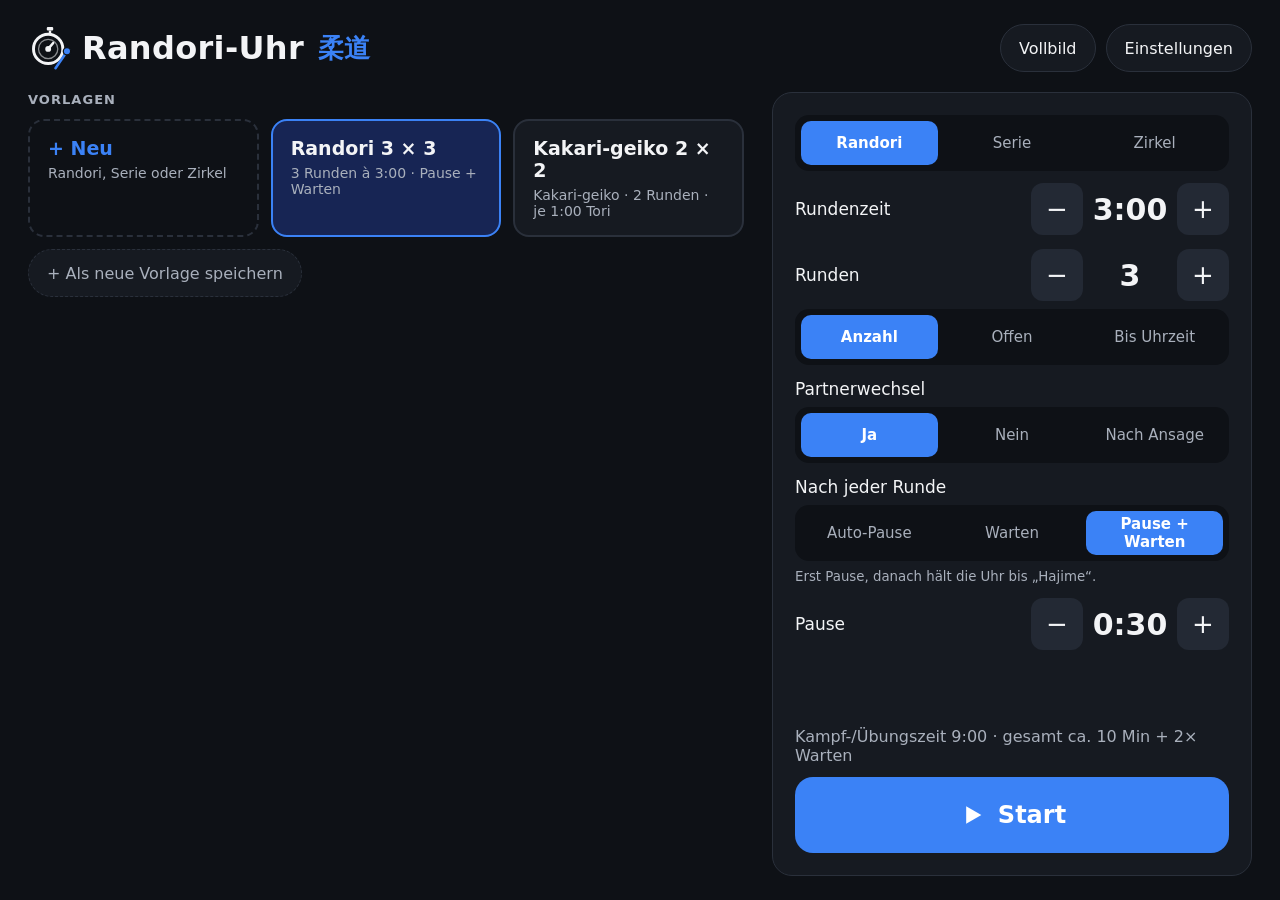
<file: index.html>
<!doctype html>
<html lang="de">
<head>
<meta charset="utf-8">
<meta name="viewport" content="width=device-width, initial-scale=1, viewport-fit=cover">
<meta name="theme-color" content="#0E1116">
<meta http-equiv="Content-Security-Policy" content="default-src 'self'; script-src 'self'; style-src 'self' 'unsafe-inline'; img-src 'self' data: blob:; media-src 'self' blob:; connect-src 'self'; manifest-src 'self'; worker-src 'self'; object-src 'none'; base-uri 'self'; form-action 'self'">
<title>Randori-Uhr</title>
<link rel="manifest" href="manifest.webmanifest">
<link rel="icon" href="icons/icon.svg" type="image/svg+xml">
<link rel="apple-touch-icon" href="icons/icon-192.png">
<link rel="stylesheet" href="style.css">
</head>
<body class="on-setup">
<button id="updateBar" class="update-bar" type="button" hidden>Neue Version verfügbar – tippen zum Laden</button>

<!-- Einstellungen der Übung -->
<div id="setup" class="screen">
  <header class="bar">
    <h1>
      <svg class="logo" viewBox="0 0 48 48" aria-hidden="true">
        <rect x="20.5" y="1" width="7" height="4" rx="1.2" fill="currentColor"/>
        <path d="M24 5 V8" stroke="currentColor" stroke-width="2.6"/>
        <circle cx="22" cy="25" r="16" fill="none" stroke="currentColor" stroke-width="3.2"/>
        <circle cx="22" cy="25" r="10.5" fill="none" stroke="currentColor" stroke-width="1.4" opacity=".55"/>
        <circle cx="22" cy="25" r="3.2" fill="currentColor"/>
        <path d="M22 25 L27.5 18.5" stroke="currentColor" stroke-width="2.8" stroke-linecap="round"/>
        <path d="M30 46 L41 30" stroke="var(--accent)" stroke-width="2.8" stroke-linecap="round"/>
        <circle cx="42.5" cy="27.5" r="4" fill="var(--accent)" stroke="var(--bg)" stroke-width="1.4"/>
      </svg>
      Randori-Uhr <span class="title-jp" lang="ja">柔道</span>
    </h1>
    <span class="bar-btns">
      <span id="remoteState" class="remote-state" role="img" hidden>
        <svg viewBox="0 0 24 24" aria-hidden="true"><rect x="7" y="2.5" width="10" height="19" rx="3" fill="none" stroke="currentColor" stroke-width="2"/><circle cx="12" cy="8" r="2.2" fill="currentColor"/><path d="M10 14h4M10 17h4" stroke="currentColor" stroke-width="1.8" stroke-linecap="round"/></svg>
      </span>
      <button id="btnFullscreen" class="chip" type="button">Vollbild</button>
      <button id="btnSettings" class="chip" type="button" aria-label="Einstellungen"><svg class="chip-ico" viewBox="0 0 24 24" aria-hidden="true"><path d="M4 6h16M4 12h16M4 18h16" stroke="currentColor" stroke-width="2" stroke-linecap="round"/><circle cx="9" cy="6" r="2.4" fill="var(--panel)" stroke="currentColor" stroke-width="2"/><circle cx="15" cy="12" r="2.4" fill="var(--panel)" stroke="currentColor" stroke-width="2"/><circle cx="8" cy="18" r="2.4" fill="var(--panel)" stroke="currentColor" stroke-width="2"/></svg><span class="chip-txt">Einstellungen</span></button>
    </span>
  </header>
  <div class="setup-grid">
    <section class="col">
      <h2 class="label">Vorlagen</h2>
      <div id="presetList" class="preset-list"></div>
      <div class="preset-actions">
        <button id="btnUpdatePreset" class="chip primary-chip" type="button" hidden>Änderungen speichern</button>
        <button id="btnSavePreset" class="chip dashed" type="button">+ Als neue Vorlage speichern</button>
      </div>
      <form id="presetForm" class="preset-form" hidden>
        <input id="presetName" maxlength="40" aria-label="Name der Vorlage" autocomplete="off">
        <button class="chip primary-chip" type="submit">Speichern</button>
        <button id="presetCancel" class="chip" type="button">Abbrechen</button>
      </form>
    </section>
    <section class="panel">
      <div class="panel-scroll">
      <div class="seg" role="radiogroup" aria-label="Modus">
        <button type="button" role="radio" data-mode="randori">Randori</button>
        <button type="button" role="radio" data-mode="ablauf">Serie</button>
        <button type="button" role="radio" data-mode="zirkel">Zirkel</button>
      </div>
      <div id="fields" class="fields"></div>
      </div>
      <p id="summary" class="muted"></p>
      <button id="btnStart" class="primary big" type="button">
        <svg viewBox="0 0 24 24" aria-hidden="true"><path d="M7 4.5v15l13-7.5z" fill="currentColor"/></svg>
        Start
      </button>
    </section>
  </div>
</div>

<!-- App-Einstellungen -->
<div id="settings" class="screen" hidden>
  <header class="bar">
    <h1>Einstellungen</h1>
    <button id="btnSettingsBack" class="chip" type="button">Fertig</button>
  </header>
  <div class="settings-list">
    <div class="row">
      <span>Farbschema</span>
      <span id="setTheme" class="seg sound-seg" role="radiogroup" aria-label="Farbschema"></span>
    </div>
    <label class="row">
      <span>Lautstärke</span>
      <input id="setVolume" type="range" min="0" max="1" step="0.05">
    </label>
    <div class="row">
      <span>Signalton<small>für Start und Ende einer Runde · Antippen spielt ihn ab</small></span>
      <span class="btns sound-col">
        <span id="setSignal" class="seg sound-seg" role="radiogroup" aria-label="Signalton"></span>
        <span id="setSignalCount" class="seg sound-seg" role="radiogroup" aria-label="Wie oft"></span>
      </span>
    </div>
    <div class="row">
      <span>Vorwarnung vor Rundenende<small>Antippen spielt den Klang ab</small></span>
      <span class="btns sound-col">
        <span id="setWarnType" class="seg sound-seg" role="radiogroup" aria-label="Klang der Vorwarnung"></span>
        <span id="setWarn" class="seg sound-seg" role="radiogroup" aria-label="Zeitpunkt der Vorwarnung"></span>
      </span>
    </div>
    <div class="row">
      <span>Wechselsignal<small>Rollenwechsel und Wechsel im wechselseitigen Üben</small></span>
      <button class="chip" type="button" data-sound="swap">Anhören</button>
    </div>
    <div class="row">
      <span>Vorlauf vor der ersten Runde</span>
      <span id="setLead" class="seg sound-seg" role="radiogroup" aria-label="Vorlauf vor der ersten Runde"></span>
    </div>
    <label class="row">
      <span>Medientasten (Play/Pause) für Handsender<small>spielt dafür im Training einen stummen Ton</small></span>
      <input id="setMedia" type="checkbox">
    </label>
    <div class="row">
      <span>Handsender testen<small>Taste drücken – hier erscheint, was ankommt</small></span>
      <b id="keyTest" class="keytest">–</b>
    </div>
    <div class="row">
      <span>Als App installieren<small id="installHint">prüfe …</small></span>
      <button id="btnInstall" class="chip primary-chip" type="button" hidden>App installieren</button>
    </div>
    <div class="row diag">
      <span>Diagnose<small>Bei Problemen mit der Installation bitte abfotografieren</small></span>
      <button id="btnDiag" class="chip" type="button">Prüfen</button>
      <pre id="diagOut" class="diag-out" hidden></pre>
    </div>
    <div class="row backup">
      <span>Vorlagen sichern und teilen<small>Eigene Vorlagen als Datei speichern, auf ein anderes Gerät übertragen oder an Kollegen weitergeben</small></span>
      <span class="btns">
        <label class="chk"><input id="expSettings" type="checkbox"> mit Einstellungen</label>
        <button id="btnExport" class="chip" type="button">Exportieren</button>
        <button id="btnShare" class="chip" type="button" hidden>Teilen</button>
        <button id="btnImport" class="chip" type="button">Importieren</button>
        <input id="importFile" type="file" accept=".json,application/json" hidden>
      </span>
      <p id="backupMsg" class="backup-msg" role="status" hidden></p>
      <div id="importBox" class="import-box" hidden>
        <p id="importSummary"></p>
        <label id="impSettingsRow" class="chk"><input id="impSettings" type="checkbox"> Einstellungen aus der Datei übernehmen (Farbschema, Töne …)</label>
        <span class="btns">
          <button id="impAdd" class="chip primary-chip" type="button">Hinzufügen</button>
          <button id="impReplace" class="chip" type="button">Eigene Vorlagen ersetzen</button>
          <button id="impCancel" class="chip" type="button">Abbrechen</button>
        </span>
      </div>
    </div>
    <div class="row about">
      <span>Randori-Uhr<small>Trainingsuhr für Randori, Übungsformen und Zirkel · von Andreas Lühning</small>
        <small>Läuft offline. Alle Vorlagen und Einstellungen bleiben auf diesem Gerät – es werden keine Daten gesendet.</small></span>
      <b class="about-version">Version <span id="appVersion"></span></b>
    </div>
  </div>
</div>

<!-- Auswahl „+ Neu“ -->
<div id="newDialog" class="dialog" hidden>
  <div class="dialog-box" role="dialog" aria-modal="true" aria-labelledby="newTitle">
    <h2 id="newTitle">Was möchtest du neu anlegen?</h2>
    <button type="button" class="new-option" data-newmode="randori"><b>Randori</b><span>Freies Üben in Runden mit fester Zeit, danach Partnerwechsel</span></button>
    <button type="button" class="new-option" data-newmode="ablauf"><b>Serie</b><span>Übungen hintereinander mit Tori/Uke-Wechsel, z. B. nur Kakari-geiko oder erst Uchi-komi, dann Ne-waza</span></button>
    <button type="button" class="new-option" data-newmode="zirkel"><b>Zirkel</b><span>Stationstraining: Belastung und Pause im Wechsel, z. B. 40 s / 20 s</span></button>
    <button id="newCancel" type="button" class="chip">Abbrechen</button>
  </div>
</div>

<!-- Serie bearbeiten -->
<div id="editor" class="screen" hidden>
  <header class="bar">
    <h1 id="edTitle">Serie bearbeiten</h1>
    <span class="bar-btns">
      <button id="edCancel" class="chip" type="button">Abbrechen</button>
      <button id="edDone" class="chip primary-chip" type="button">Fertig</button>
    </span>
  </header>
  <div class="ed-grid">
    <section class="ed-col">
      <label class="label" for="edName">Name</label>
      <input id="edName" class="ed-name" maxlength="40" autocomplete="off" placeholder="z. B. Uchi-komi + Ne-waza">
      <span class="label">Tori/Uke wechseln</span>
      <div id="edRoles" class="seg" role="radiogroup" aria-label="Tori und Uke"></div>
      <div class="ed-preview">
        <small id="edRolesHint"></small>
        <small class="muted">So läuft eine Runde:</small>
        <div id="edPreview" class="ed-pills"></div>
      </div>
      <div id="edTimes" class="fields"></div>
    </section>
    <section class="ed-col">
      <span class="label">Ablauf</span>
      <p id="edEmpty" class="muted ed-empty" hidden>Der Ablauf ist noch leer – unten Formen und Inhalte antippen oder einen eigenen Namen eingeben.</p>
      <div id="edSections" class="fields"></div>
      <div id="edGapWrap"><span class="label">Pausen</span><div id="edGap" class="fields"></div></div>
      <span class="label">Formen und Inhalte</span>
      <div id="edAdd" class="ed-pills"></div>
      <form id="edCustom" class="preset-form">
        <input id="edCustomName" maxlength="24" placeholder="Eigener Name" aria-label="Eigener Name für einen Abschnitt" autocomplete="off">
        <button class="chip primary-chip" type="submit">+ Hinzufügen</button>
      </form>
    </section>
  </div>
</div>

<!-- Laufende Uhr -->
<div id="run" class="screen" hidden>
  <div class="run-top">
    <span id="runMode" class="run-title"></span>
    <span id="runRound" class="run-title"></span>
  </div>
  <div id="progress" class="progress"></div>
  <div id="strip" class="strip" hidden></div>
  <div id="roles" class="roles" hidden>
    <div id="roleA" class="role"><small></small><b>Partner A</b></div>
    <div id="roleB" class="role"><small></small><b>Partner B</b></div>
  </div>
  <div class="run-center">
    <div id="phaseLabel" class="phase-label"></div>
    <div id="time" class="time"></div>
    <div id="subInfo" class="sub-info" hidden></div>
    <div id="doneBox" class="done-box" hidden>
      <span class="done-title">Sore-made</span>
      <span class="done-jp" lang="ja">それまで</span>
    </div>
    <div id="waitBox" class="wait-box" hidden>
      <h2 id="waitTitle">Neue Partner suchen</h2>
      <p id="waitHint" class="wait-hint">Haben alle einen Partner? Dann hier tippen:</p>
      <button id="btnLos" class="los-big" type="button">
        <span class="los-word">Hajime</span>
        <span class="los-jp" aria-hidden="true"><span class="los-line"></span><span lang="ja">始め</span><span class="los-line"></span></span>
      </button>
      <p id="waitSince" class="muted"></p>
    </div>
  </div>
  <div class="run-bottom">
    <div class="next">
      <small>Danach</small>
      <span id="nextInfo"></span>
    </div>
    <div class="controls">
      <button id="btnStop" class="ctl" type="button" aria-label="Training beenden (gedrückt halten)">
        <svg viewBox="0 0 24 24" aria-hidden="true"><path d="M6 6l12 12M18 6L6 18" stroke="currentColor" stroke-width="2.2" stroke-linecap="round" fill="none"/></svg>
      </button>
      <button id="btnPlus" class="ctl" type="button">+30 s</button>
      <button id="btnSkip" class="ctl" type="button" aria-label="Phase überspringen">
        <svg viewBox="0 0 24 24" aria-hidden="true"><path d="M5 5l10 7-10 7z" stroke="currentColor" stroke-width="2" stroke-linejoin="round" fill="none"/><path d="M19 5v14" stroke="currentColor" stroke-width="2" stroke-linecap="round"/></svg>
      </button>
      <button id="btnMain" class="main" type="button">Mate</button>
    </div>
  </div>
</div>

<script src="app.js"></script>
</body>
</html>
</file>
<file: style.css>
:root {
  --bg: #0E1116;
  --panel: #161A21;
  --panel-2: #232934;
  --line: #2A303B;
  --text: #F3F4F6;
  --muted: #A9B0BC;
  --accent: #3B82F6;
  --accent-text: #FFFFFF;
  --accent-soft: #172554;
  --los-bg: #1D4ED8;
  --los-text: #FFFFFF;
  --swap-bg: #F59E0B;
  --swap-text: #1C1205;
  --swap-soft: #B45309;

  --work-bg: #0B1530;
  --work-text: #FFFFFF;
  --work-soft: #1E3A8A;
  --pause-bg: #F59E0B;
  --pause-text: #1C1205;
  --pause-soft: #B45309;
  --wait-bg: #EEF0F3;
  --wait-text: #111318;
  --wait-soft: #D5D9E0;
  --done-bg: #14532D;
  --done-text: #FFFFFF;
}

* { box-sizing: border-box; }
html, body { margin: 0; height: 100%; }
body {
  background: var(--bg);
  color: var(--text);
  font-family: system-ui, -apple-system, "Segoe UI", Roboto, sans-serif;
  -webkit-tap-highlight-color: transparent;
  user-select: none;
  overflow: hidden;
}
[hidden] { display: none !important; }
button, select, input { font: inherit; color: inherit; }
button { cursor: pointer; }
svg { width: 28px; height: 28px; }

.screen {
  height: 100dvh;
  padding: max(24px, env(safe-area-inset-top)) max(28px, env(safe-area-inset-right)) max(24px, env(safe-area-inset-bottom)) max(28px, env(safe-area-inset-left));
  display: flex;
  flex-direction: column;
  gap: 20px;
}

/* ---------- Setup ---------- */
.bar { display: flex; align-items: center; justify-content: space-between; gap: 16px; }
.bar h1 { margin: 0; font-size: 32px; font-weight: 800; letter-spacing: 0.01em; }
.label { margin: 0; font-size: 13px; font-weight: 700; letter-spacing: 0.08em; text-transform: uppercase; color: var(--muted); }
.muted { color: var(--muted); margin: 0; }

.setup-grid { flex: 1; min-height: 0; display: flex; gap: 28px; }
.col { flex: 1 1 0; min-width: 0; display: flex; flex-direction: column; gap: 12px; overflow-y: auto; }
.panel {
  width: min(480px, 50%); flex: none;
  background: var(--panel); border: 1px solid var(--line); border-radius: 20px;
  padding: 22px; display: flex; flex-direction: column; gap: 16px; overflow-y: auto;
}
.spacer { flex: 1; }

.preset-list { display: grid; grid-template-columns: repeat(auto-fill, minmax(200px, 1fr)); gap: 12px; }
.preset {
  position: relative; text-align: left;
  background: var(--panel); border: 2px solid var(--line); border-radius: 16px;
  padding: 16px 18px; min-height: 92px; display: flex; flex-direction: column; gap: 6px;
}
.preset b { font-size: 19px; }
.preset span { font-size: 14px; color: var(--muted); }
.preset[aria-pressed="true"] { border-color: var(--accent); background: var(--accent-soft); }
.preset .del {
  position: absolute; top: 6px; right: 6px; width: 36px; height: 36px; border-radius: 10px;
  border: 0; background: transparent; color: var(--muted); font-size: 20px;
}

.chip {
  min-height: 48px; padding: 0 18px; border-radius: 24px;
  background: var(--panel); border: 1px solid var(--line); font-size: 16px;
}
.chip.dashed { border-style: dashed; color: var(--muted); align-self: flex-start; }

.seg { display: grid; grid-auto-flow: column; grid-auto-columns: 1fr; gap: 6px; background: var(--bg); padding: 6px; border-radius: 14px; }
.seg button { border: 0; background: transparent; border-radius: 10px; min-height: 48px; font-size: 15px; color: var(--muted); padding: 0 6px; }
.seg button[aria-checked="true"] { background: var(--accent); color: var(--accent-text); font-weight: 700; }

.fields { display: flex; flex-direction: column; gap: 14px; }
.field { display: flex; align-items: center; justify-content: space-between; gap: 12px; }
.field .lbl { display: flex; flex-direction: column; gap: 2px; font-size: 17px; }
.field .lbl small { font-size: 13px; color: var(--muted); }
.stepper { display: flex; align-items: center; gap: 8px; }
.stepper button { width: 52px; height: 52px; border-radius: 12px; border: 0; background: var(--panel-2); font-size: 26px; }
.stepper output { min-width: 78px; text-align: center; font-size: 30px; font-weight: 800; font-variant-numeric: tabular-nums; }
.field-col { display: flex; flex-direction: column; gap: 8px; }
.field-col .lbl { font-size: 17px; }

.primary {
  border: 0; background: var(--accent); color: var(--accent-text); border-radius: 18px;
  display: flex; align-items: center; justify-content: center; gap: 12px; font-weight: 800;
}
.primary.big { min-height: 76px; font-size: 24px; }

/* ---------- Einstellungen ---------- */
.settings-list { max-width: 820px; width: 100%; margin: 0 auto; display: flex; flex-direction: column; gap: 10px; overflow-y: auto; }
.row {
  display: flex; align-items: center; justify-content: space-between; gap: 16px; flex-wrap: wrap;
  background: var(--panel); border: 1px solid var(--line); border-radius: 14px; padding: 14px 18px; min-height: 64px;
}
.row > span:first-child { display: flex; flex-direction: column; gap: 2px; font-size: 17px; }
.row small { font-size: 13px; color: var(--muted); }
.row .btns { display: flex; gap: 8px; flex-wrap: wrap; }
.row select { min-height: 44px; border-radius: 10px; background: var(--panel-2); border: 1px solid var(--line); padding: 0 12px; }
.row input[type="range"] { width: min(320px, 100%); accent-color: var(--accent); }
.row input[type="checkbox"] { width: 28px; height: 28px; accent-color: var(--accent); }
.keytest { font-family: ui-monospace, monospace; font-size: 18px; color: var(--pause-bg); }

/* ---------- Laufende Uhr ---------- */
#run { gap: 14px; background: var(--work-bg); color: var(--work-text); --soft: var(--work-soft); transition: background-color .25s; }
body.phase-pause #run { background: var(--pause-bg); color: var(--pause-text); --soft: var(--pause-soft); }
body.phase-swap #run { background: var(--swap-bg); color: var(--swap-text); --soft: var(--swap-soft); }
body.phase-wait #run { background: var(--wait-bg); color: var(--wait-text); --soft: var(--wait-soft); }
body.phase-prep #run { background: var(--bg); color: var(--text); --soft: var(--line); }
body.phase-done #run { background: var(--done-bg); color: var(--done-text); --soft: var(--done-soft, #166534); }

.run-top { display: flex; justify-content: space-between; gap: 16px; }
.run-title { font-size: clamp(22px, 3.4vw, 34px); font-weight: 800; letter-spacing: 0.06em; text-transform: uppercase; }

.progress { display: flex; gap: 8px; }
.progress div { flex: 1; height: 10px; border-radius: 5px; background: var(--soft); overflow: hidden; }
.progress div i { display: block; height: 100%; width: 0; background: currentColor; }

.roles { display: grid; grid-template-columns: 1fr 1fr; gap: 14px; }
.role { border-radius: 18px; padding: 14px 22px; border: 2px solid var(--soft); display: flex; flex-direction: column; gap: 2px; }
.role small { font-size: 14px; font-weight: 700; letter-spacing: 0.08em; }
.role b { font-size: clamp(30px, 4.4vw, 52px); line-height: 1; }
.role.attack { background: var(--accent); border-color: var(--accent); color: var(--accent-text); }
body.phase-swap .role.attack { background: var(--swap-text); border-color: var(--swap-text); color: var(--swap-bg); }

.run-center { flex: 1; min-height: 0; display: flex; flex-direction: column; align-items: center; justify-content: center; text-align: center; }
.phase-label { font-size: clamp(20px, 3vw, 32px); font-weight: 800; letter-spacing: 0.2em; text-transform: uppercase; min-height: 1.2em; }
.time {
  font-size: min(34vw, 56vh); line-height: 0.95; font-weight: 800;
  font-variant-numeric: tabular-nums; letter-spacing: -0.02em;
}
body.has-roles .time { font-size: min(30vw, 42vh); }
body.paused .time { opacity: 0.45; }
.wait-box h2 { margin: 0; font-size: clamp(48px, 9vw, 120px); line-height: 0.95; font-weight: 800; }
.wait-box p { margin: 14px 0 0; font-size: clamp(18px, 2.2vw, 24px); }

.run-bottom { display: flex; align-items: center; justify-content: space-between; gap: 20px; flex-wrap: wrap; }
.next { display: flex; flex-direction: column; gap: 4px; min-width: 0; }
.next small { font-size: 13px; font-weight: 700; letter-spacing: 0.08em; text-transform: uppercase; opacity: 0.75; }
.next span { font-size: clamp(17px, 2vw, 21px); }
.controls { display: flex; gap: 12px; margin-left: auto; }
.ctl {
  min-width: 76px; height: 76px; padding: 0 14px; border-radius: 20px; border: 0;
  background: var(--soft); color: inherit; font-size: 20px; font-weight: 700;
  display: flex; align-items: center; justify-content: center;
}
.main {
  min-width: 200px; height: 76px; padding: 0 32px; border-radius: 20px; border: 0;
  background: currentColor; font-size: 26px; font-weight: 800;
}
.main span { color: var(--work-bg); }
body.phase-pause .main span { color: var(--pause-bg); }
body.phase-swap .main span { color: var(--swap-bg); }
body.phase-prep .main span { color: var(--bg); }
body.phase-done .main span { color: var(--done-bg); }
body.phase-wait .main { background: var(--los-bg); min-width: 240px; }
#btnStop { position: relative; touch-action: none; -webkit-touch-callout: none; }
#btnStop::before {
  content: ""; position: absolute; inset: 0; border-radius: inherit; background: currentColor; opacity: 0.35;
  transform: scaleX(0); transform-origin: left;
}
#btnStop.holding::before { transform: scaleX(1); transition: transform 1s linear; }
#btnStop::after {
  content: "Gedrückt halten"; position: absolute; bottom: calc(100% + 8px); left: 50%; transform: translateX(-50%);
  white-space: nowrap; font-size: 14px; font-weight: 700; padding: 6px 10px; border-radius: 8px;
  background: var(--swap-bg); color: var(--swap-text); opacity: 0; pointer-events: none; transition: opacity .2s;
}
#btnStop.hint::after { opacity: 1; }
#run .run-bottom { overflow: visible; }
body.phase-wait .main span { color: var(--los-text); }

@media (orientation: portrait), (max-width: 760px) {
  body { overflow: auto; }
  .setup-grid { flex-direction: column; }
  .panel { width: 100%; }
  .time { font-size: min(30vw, 34vh); }
  .controls { width: 100%; }
  .main { flex: 1; min-width: 0; }
}
body.phase-wait .muted { color: #4B5160; }

/* ---------- Farbschema „Aquarell“ (Palette aus dem Buch) ---------- */
html[data-theme="aquarell"] {
  --bg: #2A2640;
  --panel: #353050;
  --panel-2: #433D63;
  --line: #4C4670;
  --text: #F4F1EA;
  --muted: #C9C4DA;
  --accent: #6AAADE;
  --accent-text: #1F1B33;
  --accent-soft: #3C4A78;

  --work-bg: #5B5579;
  --work-text: #FFFFFF;
  --work-soft: #474163;
  --pause-bg: #E8DE9A;
  --pause-text: #1F1B33;
  --pause-soft: #D2C677;
  --swap-bg: #EC613F;
  --swap-text: #1F1B33;
  --swap-soft: #C94A2C;
  --wait-bg: #F4F1EA;
  --wait-text: #1F1B33;
  --wait-soft: #DDD8CC;
  --los-bg: #6AAADE;
  --los-text: #1F1B33;
  --done-bg: #6AAADE;
  --done-text: #1F1B33;
  --done-soft: #4F8FC4;
}
html[data-theme="aquarell"] body.phase-wait .muted { color: #5B5579; }

.preset-form { display: flex; gap: 10px; flex-wrap: wrap; align-items: center; }
.preset-form input {
  flex: 1 1 220px; min-height: 48px; padding: 0 14px; border-radius: 12px;
  background: var(--panel); border: 2px solid var(--accent); font-size: 17px; user-select: text;
}
.primary-chip { background: var(--accent); border-color: var(--accent); color: var(--accent-text); font-weight: 700; }


.diag-out {
  flex: 1 1 100%; margin: 0; padding: 12px; border-radius: 10px; background: var(--bg);
  font-family: ui-monospace, monospace; font-size: 13px; line-height: 1.5; white-space: pre-wrap; user-select: text;
}

.bar-btns { display: flex; gap: 10px; }

/* ---------- Farbschema „Magie“ (Nachtblau, Mauve, Eisblau, Mint) ---------- */
html[data-theme="magie"] {
  --bg: #162A41;
  --panel: #1E3550;
  --panel-2: #2A4462;
  --line: #34506F;
  --text: #EEF4F7;
  --muted: #B9C6D3;
  --accent: #BBD9D7;
  --accent-text: #0E1C2C;
  --accent-soft: #2C4A5E;

  --work-bg: #162A41;
  --work-text: #FFFFFF;
  --work-soft: #2A4462;
  --pause-bg: #BBD9D7;
  --pause-text: #0E1C2C;
  --pause-soft: #9CC3C0;
  --swap-bg: #9D7D96;
  --swap-text: #0E1C2C;
  --swap-soft: #866680;
  --wait-bg: #DAEBF3;
  --wait-text: #0E1C2C;
  --wait-soft: #BFD6E2;
  --los-bg: #162A41;
  --los-text: #DAEBF3;
  --done-bg: #9D7D96;
  --done-text: #0E1C2C;
  --done-soft: #866680;
}
html[data-theme="magie"] body.phase-wait .muted { color: #3E5670; }

/* ---------- Smartphone ---------- */
/* Gilt nur für schmale oder niedrige Bildschirme, die Tablet-Ansicht im Querformat bleibt unverändert. */

/* Einstellungszeilen nicht zusammenquetschen (sonst überlappen sie bei wenig Höhe) */
.settings-list .row { flex-shrink: 0; }

@media (orientation: portrait), (max-width: 760px) {
  /* Vorlagen-Spalte bekommt ihre natürliche Höhe, statt auf 0 zu schrumpfen */
  .setup-grid .col { flex: none; overflow: visible; }
  .setup-grid { flex: none; }
  #setup { height: auto; min-height: 100dvh; }
  #settings { height: auto; min-height: 100dvh; }
}

@media (max-width: 600px) {
  .screen { padding: max(14px, env(safe-area-inset-top)) 16px max(14px, env(safe-area-inset-bottom)); gap: 14px; }
  .bar { flex-wrap: wrap; }
  .bar h1 { font-size: 26px; }
  .bar-btns { margin-left: auto; }
  .panel { padding: 16px; }
  .preset-list { grid-template-columns: repeat(2, minmax(0, 1fr)); gap: 10px; }
  .preset { min-height: 76px; padding: 12px 14px; }
  .preset b { font-size: 17px; }
  .preset span { font-size: 13px; }
  .stepper { gap: 6px; }
  .stepper button { width: 46px; height: 46px; }
  .stepper output { min-width: 64px; font-size: 26px; }
  .field .lbl { font-size: 16px; }
  .seg button { font-size: 14px; padding: 0 4px; }
  .row { padding: 12px 14px; }

  /* Laufende Uhr hochkant: Bedienleiste unter der Zeit, Knöpfe in voller Breite */
  #run { gap: 12px; }
  .run-title { font-size: 20px; }
  .role { padding: 10px 14px; border-radius: 14px; }
  .role small { font-size: 12px; }
  .role b { font-size: 26px; }
  .phase-label { font-size: 17px; letter-spacing: 0.12em; }
  .time { font-size: min(30vw, 34vh); }
  body.has-roles .time { font-size: min(28vw, 30vh); }
  .run-bottom { flex-direction: column; align-items: stretch; gap: 12px; }
  .controls { width: 100%; gap: 10px; margin-left: 0; }
  .ctl { min-width: 0; flex: 0 0 64px; height: 64px; font-size: 16px; padding: 0 8px; border-radius: 16px; }
  .main { flex: 1; min-width: 0; height: 64px; padding: 0 12px; font-size: 22px; border-radius: 16px; }
  body.phase-wait .main { min-width: 0; }
  .wait-box h2 { font-size: 44px; }
  .wait-box p { font-size: 17px; }
}

/* Handy quer: wenig Höhe, alles kompakter, damit sich nichts überlappt */
@media (max-height: 500px) {
  .screen { padding: max(8px, env(safe-area-inset-top)) max(16px, env(safe-area-inset-right)) max(8px, env(safe-area-inset-bottom)) max(16px, env(safe-area-inset-left)); gap: 8px; }
  #setup, #settings { height: auto; min-height: 100dvh; }
  body { overflow: auto; }
  .bar h1 { font-size: 22px; }
  .chip { min-height: 40px; }

  #run { gap: 6px; height: 100dvh; }
  .run-title { font-size: 17px; }
  .progress div { height: 6px; }
  .role { padding: 4px 12px; border-radius: 10px; }
  .role small { font-size: 10px; }
  .role b { font-size: 20px; }
  .phase-label { font-size: 13px; letter-spacing: 0.12em; }
  .time { font-size: min(24vw, 46vh); }
  body.has-roles .time { font-size: min(22vw, 38vh); }
  .run-bottom { flex-direction: row; flex-wrap: nowrap; gap: 12px; }
  .next span { font-size: 15px; }
  .next small { font-size: 11px; }
  .controls { width: auto; margin-left: auto; gap: 8px; }
  .ctl { flex: none; min-width: 52px; height: 52px; font-size: 15px; padding: 0 10px; border-radius: 14px; }
  .main { flex: none; min-width: 150px; height: 52px; font-size: 20px; padding: 0 18px; border-radius: 14px; }
  body.phase-wait .main { min-width: 170px; }
  .wait-box h2 { font-size: 36px; }
  .wait-box p { font-size: 14px; margin-top: 6px; }
}

/* Sehr schmale Handys */
@media (max-width: 380px) {
  .run-title { font-size: 16px; letter-spacing: 0.04em; white-space: nowrap; }
  .ctl { flex: 0 0 54px; height: 60px; font-size: 14px; padding: 0 4px; }
  .main { height: 60px; font-size: 19px; padding: 0 8px; }
  .role b { font-size: 22px; }
}

/* Logo: Stoppuhr als Gong mit Klöppel, Klöppel in der Akzentfarbe des Farbschemas */
.bar h1 { display: flex; align-items: center; gap: 10px; }
.logo { width: 44px; height: 44px; flex: none; }
@media (max-width: 600px) { .logo { width: 34px; height: 34px; } }

/* Warten auf Partnerwechsel: klare Anweisung und großer Los-Knopf in der Mitte */
.wait-box { display: flex; flex-direction: column; align-items: center; }
.wait-box h2 { font-size: clamp(44px, 7.5vw, 104px); }
.wait-box .wait-hint { margin-top: 18px; font-size: clamp(20px, 2.8vw, 32px); font-weight: 600; }
.los-big {
  margin-top: 22px; width: min(640px, 86vw); height: clamp(96px, 15vh, 140px);
  border: 0; border-radius: 28px; background: var(--los-bg); color: var(--los-text);
  display: inline-flex; align-items: center; justify-content: center; gap: 18px;
  font-size: clamp(36px, 5.5vw, 64px); font-weight: 800; letter-spacing: 0.02em;
  box-shadow: 0 10px 30px rgba(0, 0, 0, 0.18);
}
.los-big svg { width: 0.85em; height: 0.85em; }
.los-big:active { transform: scale(0.98); }
.wait-box #waitSince { margin-top: 16px; }
@media (max-width: 600px) {
  .wait-box h2 { font-size: 42px; }
  .wait-box .wait-hint { font-size: 19px; }
  .los-big { height: 92px; font-size: 34px; border-radius: 22px; }
}
@media (max-height: 500px) {
  .wait-box h2 { font-size: 32px; }
  .wait-box .wait-hint { font-size: 15px; margin-top: 6px; }
  .los-big { margin-top: 10px; height: 64px; width: min(460px, 70vw); font-size: 28px; border-radius: 18px; }
  .wait-box #waitSince { margin-top: 6px; }
}

/* ---------- Japanische Schriftzeichen als Deko ---------- */
/* Der lesbare Begriff bleibt immer die Hauptsache, das Kanji steht klein und blass daneben. */
.jp-deco, .title-jp, .done-jp {
  font-family: "Noto Sans CJK JP", "Noto Sans JP", "Hiragino Sans", "Yu Gothic", sans-serif;
  font-weight: 700; letter-spacing: 0; text-transform: none;
}
.jp-deco { font-size: 0.75em; opacity: 0.55; margin-left: 0.5em; }
.title-jp { font-size: 0.8em; color: var(--accent); margin-left: 4px; }
/* Hajime-Knopf als Zweizeiler: Wort groß, darunter „— 始め —“ */
.los-big { flex-direction: column; gap: 6px; height: clamp(108px, 17vh, 156px); }
.los-word { line-height: 1; }
.los-jp { display: flex; align-items: center; gap: 0.45em; font-size: 0.5em; opacity: 0.85; line-height: 1; }
.los-jp [lang="ja"] {
  font-family: "Noto Sans CJK JP", "Noto Sans JP", "Hiragino Sans", "Yu Gothic", sans-serif;
  font-weight: 700; letter-spacing: 0.2em; margin-right: -0.2em;
}
.los-line { width: 1.3em; height: 2px; background: currentColor; border-radius: 1px; }
@media (max-height: 500px) { .los-jp { display: none; } }

/* Symbol „Handsender“: grau = einmal tippen, Akzentfarbe = bereit */
.remote-state { width: 48px; height: 48px; display: inline-flex; align-items: center; justify-content: center; color: var(--muted); opacity: 0.7; }
.remote-state.ready { color: var(--accent); opacity: 1; }
.remote-state svg { width: 26px; height: 26px; }
.bar-btns { align-items: center; }

/* Abschluss: kompakt in der Mitte, Begriff groß, Kanji darunter klein */
.done-box { display: flex; flex-direction: column; align-items: center; gap: 4px; }
.done-title { font-size: clamp(56px, 11vw, 130px); font-weight: 800; line-height: 1; letter-spacing: -0.01em; }
.done-jp { font-size: clamp(22px, 3.4vw, 40px); opacity: 0.55; letter-spacing: 0.15em; }
@media (max-height: 500px) { .done-title { font-size: 56px; } .done-jp { font-size: 20px; } }
.main span { white-space: nowrap; }
/* Handy: wenig Platz, Kanji im Titel und auf dem Hauptknopf weglassen */
@media (max-width: 600px) {
  .run-title .jp-deco, .main .jp-deco { display: none; }
}

@media (max-width: 600px) { .los-big { height: 92px; } }
@media (max-height: 500px) { .los-big { height: 64px; } }

/* „Hajime“ erscheint kurz mit Effekt und verschwindet wieder (Größe über transform, damit nichts springt) */
.phase-label.call { animation: call 2.6s ease-out forwards; }
@keyframes call {
  0%   { opacity: 0; transform: scale(2.4); letter-spacing: 0.6em; }
  14%  { opacity: 1; transform: scale(1.6); letter-spacing: 0.25em; }
  70%  { opacity: 1; transform: scale(1.5); }
  100% { opacity: 0; transform: scale(1.4); }
}
@media (prefers-reduced-motion: reduce) {
  .phase-label.call { animation: none; }
}

/* ---------- Modus „Ablauf“ ---------- */
.ablauf-card { background: var(--bg); border-radius: 14px; padding: 14px 16px; display: flex; flex-direction: column; gap: 8px; }
.ablauf-head { display: flex; align-items: center; justify-content: space-between; gap: 12px; }
.ablauf-head b { font-size: 18px; overflow-wrap: anywhere; }
.ablauf-head .chip { min-height: 44px; }
.ablauf-secs, .ed-pills { display: flex; flex-wrap: wrap; gap: 6px; align-items: center; }
.sec-pill { display: inline-flex; align-items: center; min-height: 32px; padding: 0 12px; border-radius: 16px; background: var(--panel-2); font-size: 14px; font-weight: 600; }
.sec-pill.a { background: var(--accent); color: var(--accent-text); }
.ed-pills .chip { min-height: 44px; }
.ed-pills .chip:disabled { opacity: 0.4; }

.ed-grid { flex: 1; min-height: 0; overflow-y: auto; display: grid; grid-template-columns: repeat(2, minmax(0, 1fr)); gap: 28px; align-content: start; }
.ed-col { display: flex; flex-direction: column; gap: 12px; min-width: 0; }
.ed-name { min-height: 52px; padding: 0 14px; border-radius: 12px; background: var(--panel); border: 2px solid var(--line); font-size: 19px; font-weight: 700; user-select: text; }
.ed-name:focus { border-color: var(--accent); outline: none; }
.ed-preview { background: var(--panel); border: 1px solid var(--line); border-radius: 14px; padding: 12px 14px; display: flex; flex-direction: column; gap: 8px; font-size: 14px; }
.sec-row { display: grid; grid-template-columns: 1fr auto auto; gap: 8px; align-items: center; background: var(--panel); border-radius: 12px; padding: 8px 10px; }
.sec-row .nm { font-size: 17px; font-weight: 700; overflow-wrap: anywhere; }
.sec-del { width: 44px; height: 44px; border: 0; border-radius: 10px; background: transparent; color: var(--muted); font-size: 22px; }
.sec-del:disabled { opacity: 0.3; }
.sec-del { display: grid; place-items: center; }
.sec-del svg { width: 20px; height: 20px; }
@media (max-width: 760px) { .ed-grid { grid-template-columns: 1fr; } }

/* Ablaufleiste im Training */
.strip { display: flex; gap: 4px; }
.strip div { min-width: 0; border-radius: 8px; padding: 5px 8px; background: var(--soft); font-size: 13px; font-weight: 700; display: flex; flex-direction: column; overflow: hidden; white-space: nowrap; text-overflow: ellipsis; }
.strip div small { font-size: 11px; opacity: 0.75; }
/* laufender Abschnitt: Fläche in Schriftfarbe, Schrift in der jeweiligen Hintergrundfarbe */
.strip .now { background: currentColor; }
body.phase-work .strip .now > * , body.phase-work .strip .now { color: var(--work-bg); }
body.phase-work .strip .now { background: var(--work-text); }
.strip .next { outline: 2px solid currentColor; outline-offset: -2px; }
.sub-info { margin-top: 6px; font-size: clamp(16px, 2vw, 22px); font-weight: 700; opacity: 0.8; }
@media (max-width: 600px) { .strip { display: none !important; } }
@media (max-height: 500px) { .strip div { padding: 2px 6px; font-size: 11px; } .strip div small { display: none; } }
.field-col .lbl small { display: block; font-size: 13px; color: var(--muted); }
.strip div { font-size: 15px; padding: 6px 10px; }
.strip div small { font-size: 12px; }
@media (max-height: 500px) { .strip div { padding: 2px 6px; font-size: 12px; } }
/* Lange Titel (z. B. Ablauf-Namen) kürzen, die Rundenanzeige bleibt immer ganz sichtbar */
.run-top #runMode { min-width: 0; overflow: hidden; text-overflow: ellipsis; white-space: nowrap; }
.run-top #runRound { flex: none; white-space: nowrap; }
/* Eigene Vorlagen: Platz für das Löschen-×, damit es den Text nicht überlagert; × deutlicher */
.preset:has(.del) { padding-right: 52px; }
.preset .del {
  top: 8px; right: 8px; width: 38px; height: 38px; display: flex; align-items: center; justify-content: center;
  border-radius: 10px; background: var(--panel-2); color: var(--text); font-size: 20px; line-height: 1;
}

/* ---------- Geiko-Karte, Runden, Vorlagen ---------- */
.ablauf-head > span { display: flex; flex-direction: column; gap: 2px; min-width: 0; }
.ablauf-card .field .lbl { font-size: 16px; }
.until { display: flex; align-items: center; gap: 10px; font-size: 15px; color: var(--muted); }
.until input { min-height: 48px; padding: 0 12px; border-radius: 12px; background: var(--panel-2); border: 1px solid var(--line); font-size: 22px; font-weight: 800; color: var(--text); color-scheme: dark; }
html[data-theme] .until input { color-scheme: dark; }
.chip.attention { border: 2px solid var(--accent); color: var(--text); font-weight: 700; }
.sec-row { grid-template-columns: auto 1fr auto auto; }
.sec-up { width: 40px; height: 40px; border: 0; border-radius: 10px; background: transparent; color: var(--muted); font-size: 20px; }
.sec-up:disabled { opacity: 0.2; }
#edCustom input { flex: 1 1 160px; }

/* Start-Knopf bleibt immer sichtbar (klebt unten), auch wenn die Einstellungen scrollen */
.panel { gap: 12px; }
.panel .seg button { min-height: 44px; }
#btnStart { position: sticky; bottom: 0; z-index: 2; flex: none; box-shadow: 0 -10px 18px var(--panel); }
@media (max-width: 760px), (orientation: portrait) {
  #btnStart { bottom: max(12px, env(safe-area-inset-bottom)); box-shadow: 0 8px 24px rgba(0, 0, 0, 0.35); }
}
@media (max-width: 760px), (orientation: portrait), (max-height: 500px) {
  /* Auf dem Handy scrollt die ganze Seite; der Kasten darf kein eigener Scrollbereich sein, sonst klebt der Knopf nicht */
  .setup-grid .panel { overflow: visible; }
  .setup-grid { overflow: visible; }
  #btnStart { bottom: max(12px, env(safe-area-inset-bottom)); box-shadow: 0 8px 24px rgba(0, 0, 0, 0.35); }
}

/* Vorlagen-Knöpfe nebeneinander, nur so breit wie ihr Text */
.preset-actions { display: flex; flex-wrap: wrap; gap: 10px; align-items: center; }
.preset-actions .chip { align-self: auto; }
.preset .badge {
  align-self: flex-start; font-style: normal; font-size: 12px; font-weight: 700; letter-spacing: 0.04em;
  padding: 3px 8px; border-radius: 8px; background: var(--accent); color: var(--accent-text);
}
.preset b, .preset span { overflow-wrap: anywhere; min-width: 0; }

/* „Ablauf bearbeiten“ deutlicher: Rahmen in der Akzentfarbe, Stift-Symbol */
.edit-chip { display: inline-flex; align-items: center; gap: 8px; border: 2px solid var(--accent); font-weight: 700; flex: none; }
.edit-chip svg { width: 20px; height: 20px; }
@media (max-width: 600px) {
  .ablauf-head { flex-wrap: wrap; }
  .ablauf-head .edit-chip { width: 100%; justify-content: center; }
}

/* Signaltöne und neuer Ablauf */
.sound-seg { display: inline-grid; grid-auto-flow: column; grid-auto-columns: minmax(70px, auto); }
.ablauf-head { flex-wrap: wrap; }
.ablauf-head > span { flex: 1 1 200px; }
.new-chip { flex: none; }
.ed-empty { margin: 0; padding: 14px; border: 2px dashed var(--line); border-radius: 12px; }
#edDone:disabled { opacity: 0.4; }
@media (max-width: 600px) {
  .ablauf-head .new-chip { width: 100%; justify-content: center; }
  .sound-seg { grid-auto-columns: 1fr; width: 100%; }
}

/* Kachel „+ Neu“ bei den Vorlagen */
.preset.preset-new { border-style: dashed; background: transparent; }
.preset.preset-new b { color: var(--accent); }

/* Handy: Start-Knopf nicht schwebend, sondern fest am Ende; „Bearbeiten“ neben dem Namen */
@media (max-width: 760px), (orientation: portrait), (max-height: 500px) {
  #btnStart { position: static; box-shadow: none; }
}
@media (max-width: 600px) {
  .ablauf-head { flex-wrap: nowrap; align-items: flex-start; }
  .ablauf-head .edit-chip { width: auto; }
}

/* Auswahlfenster „+ Neu“ */
.dialog { position: fixed; inset: 0; z-index: 20; background: rgba(0, 0, 0, 0.55); display: flex; align-items: center; justify-content: center; padding: 16px; }
.dialog-box { width: min(520px, 100%); background: var(--panel); border: 1px solid var(--line); border-radius: 20px; padding: 22px; display: flex; flex-direction: column; gap: 10px; box-shadow: 0 20px 60px rgba(0, 0, 0, 0.4); }
.dialog-box h2 { margin: 0 0 6px; font-size: 22px; }
.new-option { text-align: left; border: 2px solid var(--line); background: var(--bg); border-radius: 14px; padding: 14px 16px; min-height: 64px; display: flex; flex-direction: column; gap: 4px; }
.new-option b { font-size: 19px; }
.new-option span { font-size: 14px; color: var(--muted); }
.new-option:hover, .new-option:focus-visible { border-color: var(--accent); outline: none; }
#newCancel { align-self: flex-end; margin-top: 4px; }

.sound-col { flex-direction: column; align-items: stretch; }

/* „Ablauf bearbeiten“ als eigene Zeile unten im Geiko-Kasten */
.edit-row {
  margin-top: 4px; width: 100%; min-height: 52px; border: 2px solid var(--accent); border-radius: 12px;
  background: transparent; color: var(--text); font-size: 16px; font-weight: 700;
  display: flex; align-items: center; justify-content: center; gap: 10px; flex-wrap: wrap;
}
.edit-row svg { width: 20px; height: 20px; flex: none; }
.edit-row small { font-weight: 500; font-size: 13px; color: var(--muted); }

/* ---------- Vorlagen sichern, Über die App, Update-Hinweis ---------- */
.chk { display: inline-flex; align-items: center; gap: 8px; font-size: 15px; color: var(--muted); }
.chk input { width: 22px; height: 22px; accent-color: var(--accent); }
.backup-msg, .import-box { flex: 1 1 100%; margin: 0; }
.backup-msg { font-size: 15px; color: var(--accent); }
.backup-msg.bad { color: var(--swap-bg); }
.import-box { display: flex; flex-direction: column; gap: 10px; padding: 12px; border-radius: 12px; background: var(--bg); }
.import-box p { margin: 0; font-size: 15px; }
.row.about > span { gap: 4px; }
.update-bar {
  position: fixed; left: 50%; top: max(10px, env(safe-area-inset-top)); transform: translateX(-50%); z-index: 30;
  border: 0; border-radius: 22px; padding: 12px 20px; min-height: 44px; font-size: 16px; font-weight: 700;
  background: var(--accent); color: var(--accent-text); box-shadow: 0 8px 24px rgba(0, 0, 0, 0.35);
}
.about-version { font-size: 16px; color: var(--muted); white-space: nowrap; }
#edGapWrap { display: flex; flex-direction: column; gap: 12px; margin-top: 12px; }
#edGapWrap[hidden] { display: none; }
.sec-gap { margin: -6px 0; padding-left: 58px; font-size: 14px; color: var(--muted); }
.sec-gap::before { content: '⋯ '; }

/* Handy: kompaktere Kopfzeile, Vorlagen als Liste, schmalerer Rahmen um die Einstellungen */
.chip-ico { display: none; width: 24px; height: 24px; }
@media (max-width: 600px) {
  .bar { flex-wrap: nowrap; }
  .bar h1 { font-size: 22px; }
  #btnSettings .chip-ico { display: block; }
  #btnSettings .chip-txt { display: none; }
  #btnSettings { width: 48px; padding: 0; display: grid; place-items: center; }
  #btnFullscreen { display: none; }
  .preset-list { grid-template-columns: minmax(0, 1fr); gap: 8px; }
  .preset { min-height: 0; padding: 10px 14px; gap: 2px; }
  .preset span { overflow-wrap: anywhere; }
  .preset.preset-new { flex-direction: row; align-items: baseline; gap: 10px; }
  .panel { padding: 14px 12px; }
  .ablauf-card { padding: 12px; }
  #editor .bar h1 { font-size: 22px; }
}
@media (max-width: 600px) {
  #editor .bar h1 { font-size: 20px; }
  .ed-pills .chip { min-height: 40px; padding: 0 14px; font-size: 15px; }
}
@media (max-width: 600px) {
  /* etwas Luft zwischen den Blöcken */
  .panel { gap: 18px; margin-top: 8px; }
}

/* Start-Knopf als fester Fuß des Kastens: die Einstellungen scrollen darüber, nichts wird verdeckt */
.panel-scroll { flex: 1; min-height: 0; overflow-y: auto; display: flex; flex-direction: column; gap: 12px; }
.setup-grid .panel { overflow: hidden; }
#btnStart { position: static; box-shadow: none; }
#summary { margin: 0; }
@media (max-width: 760px), (orientation: portrait), (max-height: 500px) {
  .setup-grid .panel { overflow: visible; }
  .panel-scroll { overflow: visible; flex: none; }
}
@media (max-width: 600px) { .panel-scroll { gap: 18px; } }

/* Verschieben und Löschen: überall kleine Knöpfe mit dünnem Rand */
.sec-row .sec-up, .sec-row .sec-del { width: 36px; height: 30px; margin: 2px 4px 2px 0; border: 1px solid var(--line); border-radius: 8px;
  background: transparent; color: var(--muted); display: grid; place-items: center; font-size: 15px; }
.sec-row .sec-del svg { width: 17px; height: 17px; }

/* Formzeile im Ablauf: überall eine Reihe – ↑, Name, Zeit, Papierkorb, alles mittig ausgerichtet */
.sec-row { grid-template-columns: auto 1fr auto auto; grid-template-areas: none; align-items: center; gap: 10px; padding: 8px 10px; }
.sec-row .sec-up, .sec-row .sec-del { margin: 0; }
.sec-row .stepper { gap: 6px; }
.sec-row .stepper button { width: 44px; height: 44px; font-size: 22px; }
.sec-row .stepper output { min-width: 64px; font-size: 24px; }
.sec-gap { padding-left: 56px; }
@media (max-width: 600px) {
  .sec-row { gap: 6px; padding: 6px 8px; }
  .sec-row .nm { font-size: 16px; }
  .sec-row .sec-no { display: none; }
  .sec-row .stepper { gap: 4px; }
  .sec-row .stepper button { width: 38px; height: 38px; font-size: 20px; }
  .sec-row .stepper output { min-width: 50px; font-size: 20px; }
  .sec-gap { padding-left: 50px; }
}

/* Formzeilen symmetrisch: alle Knöpfe gleich hoch, Zeit nicht größer als nötig */
.sec-row .sec-up, .sec-row .sec-del { width: 36px; height: 36px; }
.sec-row .stepper button { width: 36px; height: 36px; font-size: 20px; }
.sec-row .stepper output { min-width: 56px; font-size: 20px; }
.sec-row .nm { font-size: 17px; }
/* Pause direkt unter dem Ablauf, wie eine Zeile gestaltet */
#edGapWrap { margin-top: 0; }
#edGap .field { background: var(--panel); border-radius: 12px; padding: 8px 56px 8px 56px; }
#edGap .field .lbl { font-size: 17px; color: var(--muted); }
#edGap .stepper { gap: 6px; }
#edGap .stepper button { width: 36px; height: 36px; font-size: 20px; }
#edGap .stepper output { min-width: 56px; font-size: 20px; }
.open-val { font-size: 34px; font-weight: 700; color: var(--muted); padding-right: 24px; }
@media (max-width: 600px) {
  .sec-row .sec-up, .sec-row .sec-del { width: 32px; height: 34px; }
  .sec-row .stepper button { width: 34px; height: 34px; font-size: 18px; }
  .sec-row .stepper output { min-width: 48px; font-size: 18px; }
  .sec-row .nm { font-size: 16px; }
  #edGap .field { padding: 6px 46px 6px 46px; }
  #edGap .field .lbl { font-size: 16px; }
  #edGap .stepper button { width: 34px; height: 34px; }
  #edGap .stepper output { min-width: 48px; font-size: 18px; }
}
/* Pausen-Einstellung hebt sich von den Abschnitten ab: kein Kasten, gestrichelter Rand */
#edGap .field { background: transparent; border: 1px dashed var(--line); }
#edGapWrap { display: flex; flex-direction: column; gap: 8px; margin: 10px 0 6px; }
#edGapWrap[hidden] { display: none; }
/* Im Editor alle Zeitregler gleich groß (Abschnitte, Pausen, Rollenwechsel) */
#edTimes .stepper { gap: 6px; }
#edTimes .stepper button { width: 36px; height: 36px; font-size: 20px; }
#edTimes .stepper output { min-width: 56px; font-size: 20px; }
@media (max-width: 600px) {
  #edTimes .stepper button { width: 34px; height: 34px; font-size: 18px; }
  #edTimes .stepper output { min-width: 48px; font-size: 18px; }
}

/* Pausen-Zeile: wie eine Abschnittszeile ausgerichtet, gestrichelt, Schalter am Ende */
.gap-row { background: transparent; border: 1px dashed var(--line); }
.gap-row .nm { font-weight: 400; color: var(--muted); }
.gap-row .sec-sp { width: 36px; }
.gap-row.off .stepper output { color: var(--muted); font-weight: 600; }
.gap-row .stepper button:disabled { opacity: 0.35; }
.gap-toggle { width: 36px; height: 36px; border: 0; background: transparent; display: grid; place-items: center; padding: 0; }
.gap-toggle span { width: 34px; height: 20px; border-radius: 10px; background: var(--line); position: relative; transition: background .15s; }
.gap-toggle span::after { content: ''; position: absolute; top: 2px; left: 2px; width: 16px; height: 16px; border-radius: 50%; background: var(--text); transition: left .15s; }
.gap-toggle[aria-checked="true"] span { background: var(--accent); }
.gap-toggle[aria-checked="true"] span::after { left: 16px; }
@media (max-width: 600px) { .gap-row .sec-sp { width: 32px; } .gap-toggle { width: 32px; } .gap-toggle span { width: 30px; } .gap-toggle[aria-checked="true"] span::after { left: 12px; } }
/* Einstellungen (Tablet): alle Knopfleisten gleich breit und rechts bündig */
@media (min-width: 601px) { .settings-list .sound-seg { width: 310px; grid-auto-columns: 1fr; } }
/* Lange Namen/Beschreibungen umbrechen statt die Seite zu verbreitern */
.preset { min-width: 0; }
html, body { overflow-x: hidden; }

/* Pausen zwischen den Abschnitten: Aus · Zeit · Warten */
.gap-box { display: flex; flex-direction: column; gap: 8px; }
.gap-row .sec-sp { width: 36px; }
.gap-hint { padding: 0 4px; }
@media (max-width: 600px) { .gap-row .sec-sp { width: 32px; } }
</file>
